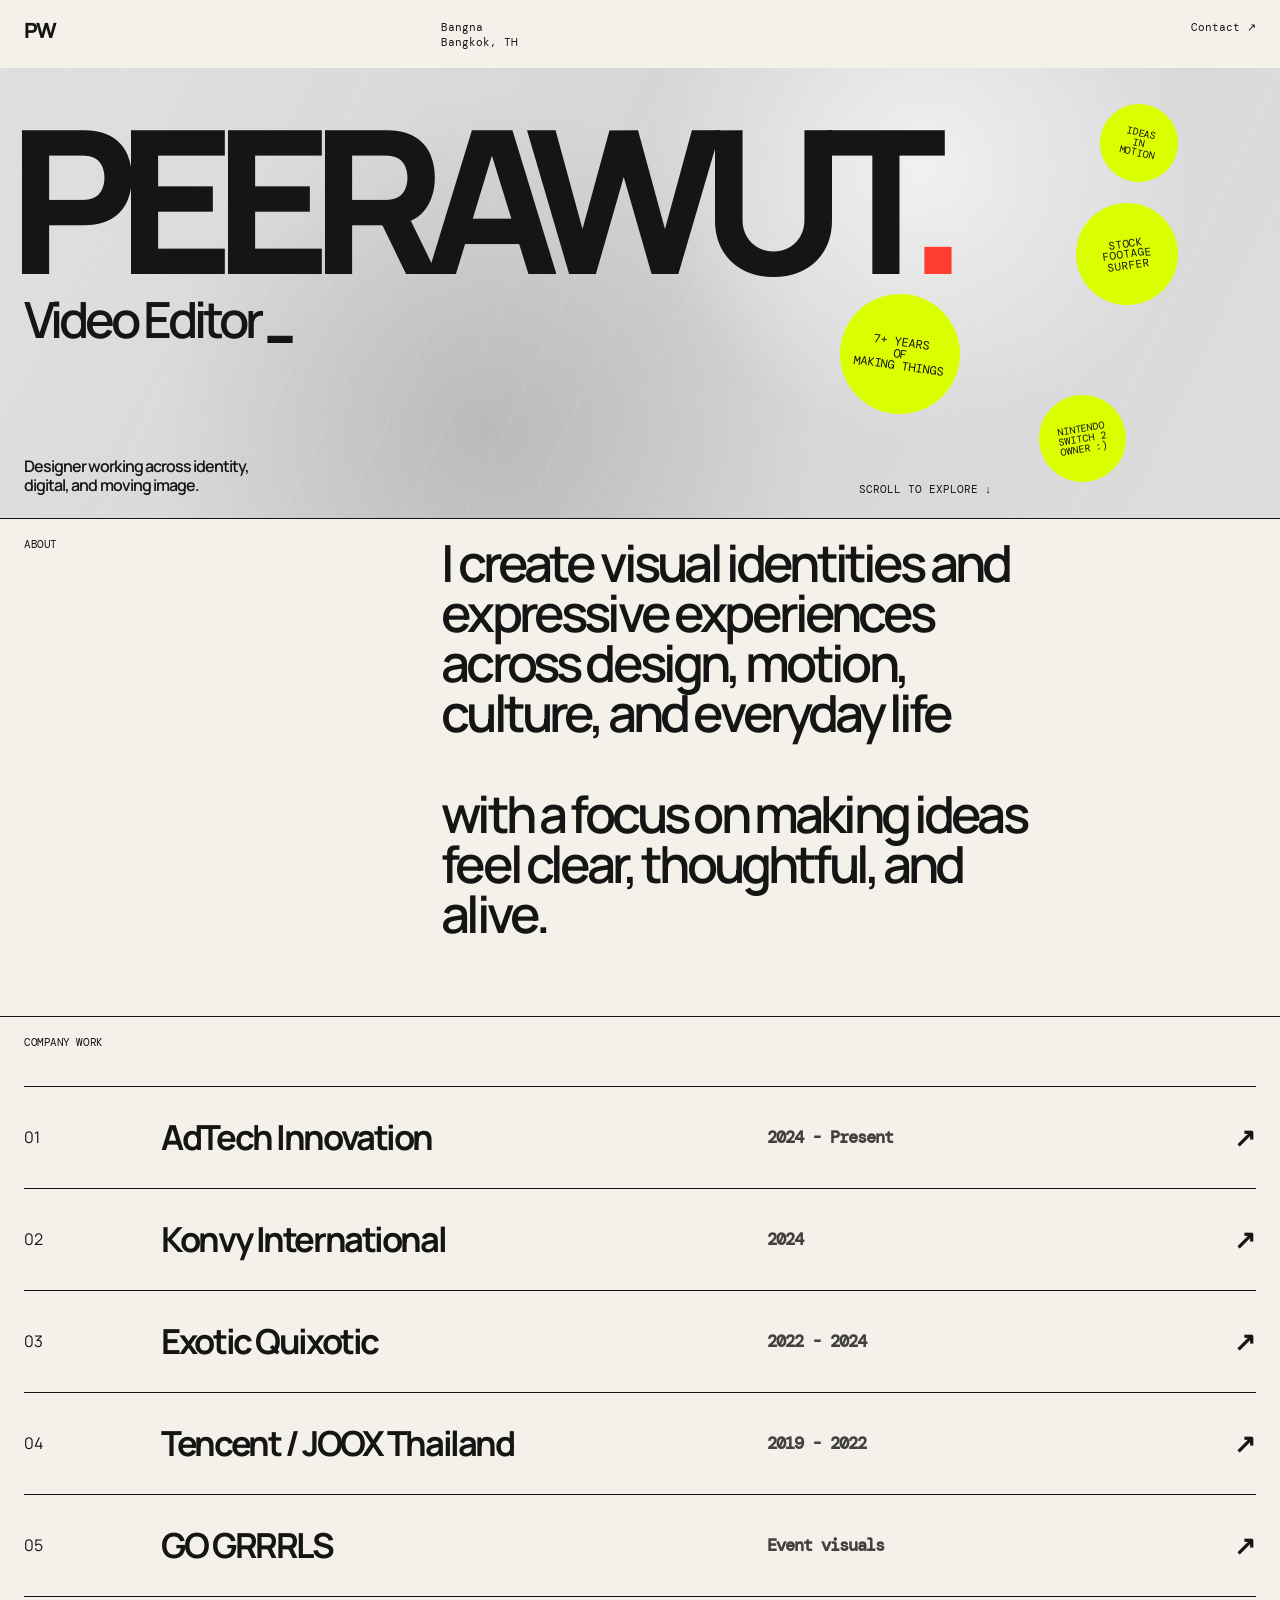
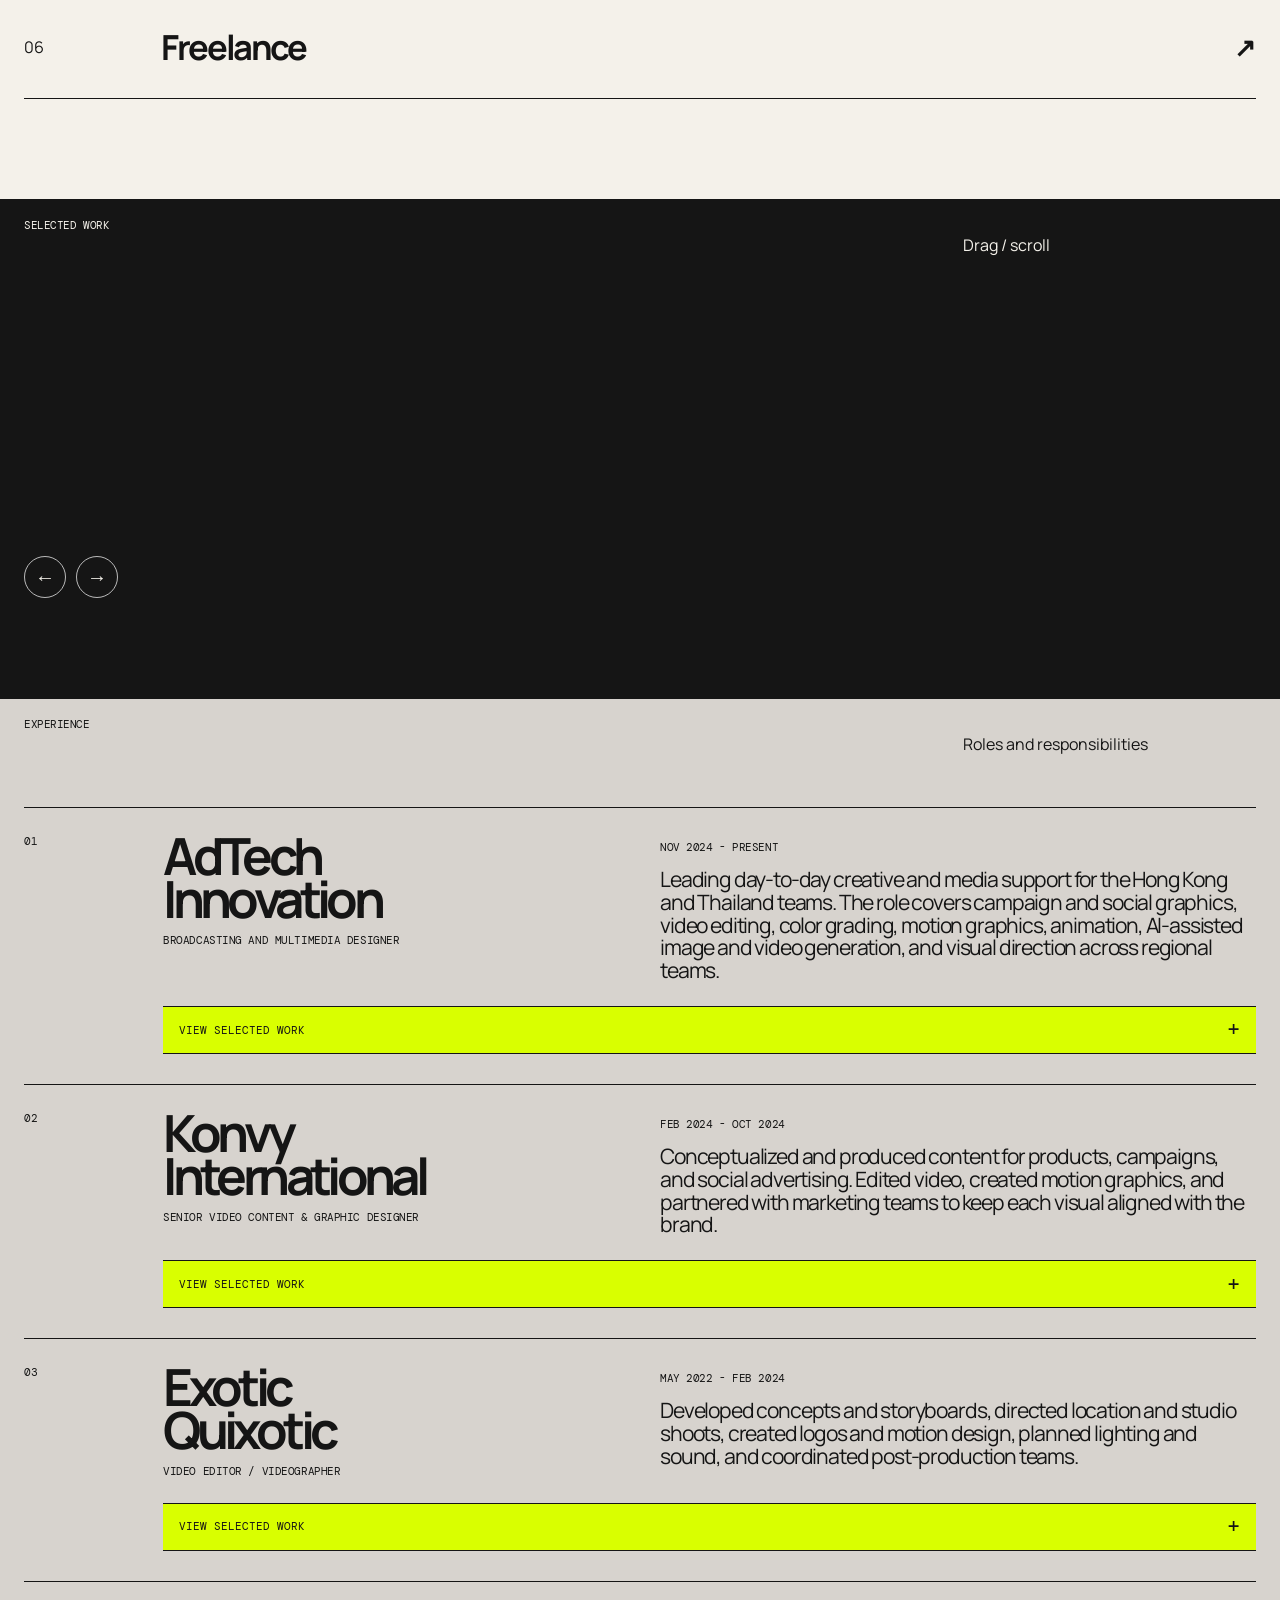
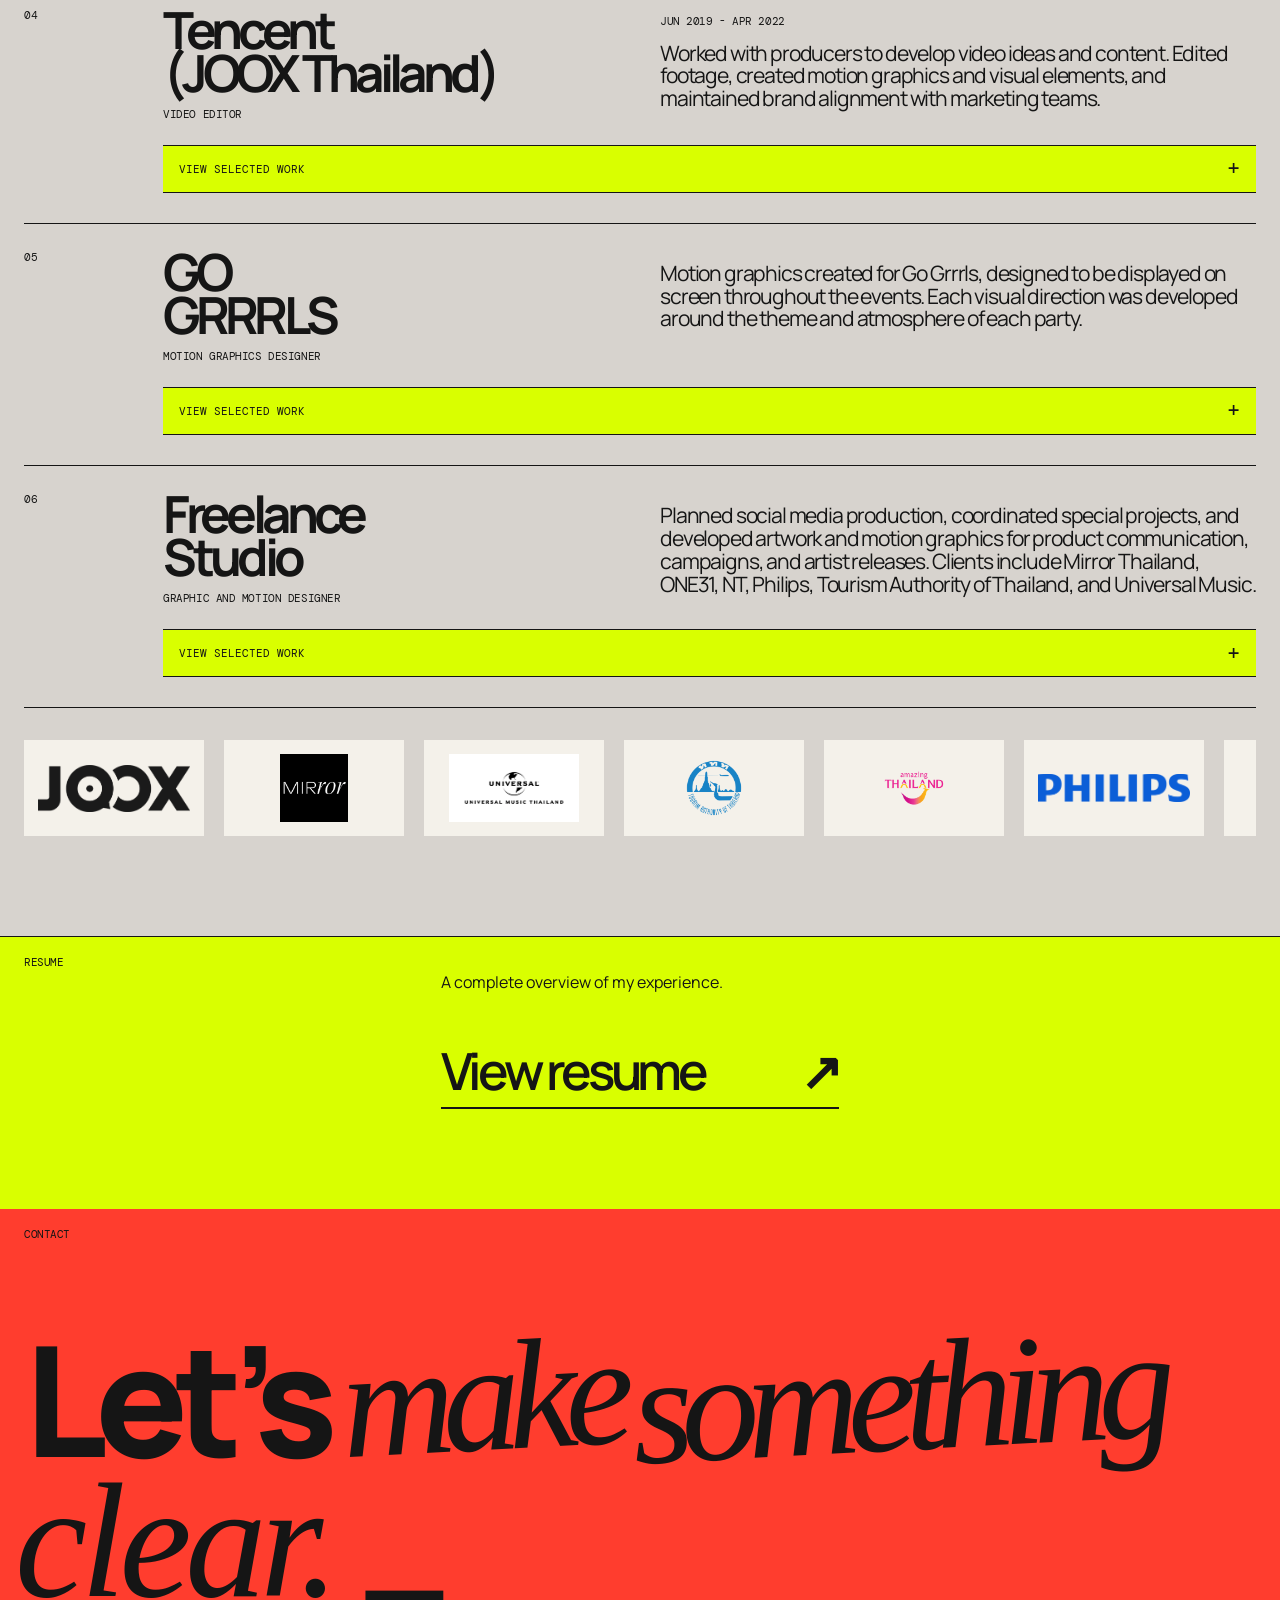
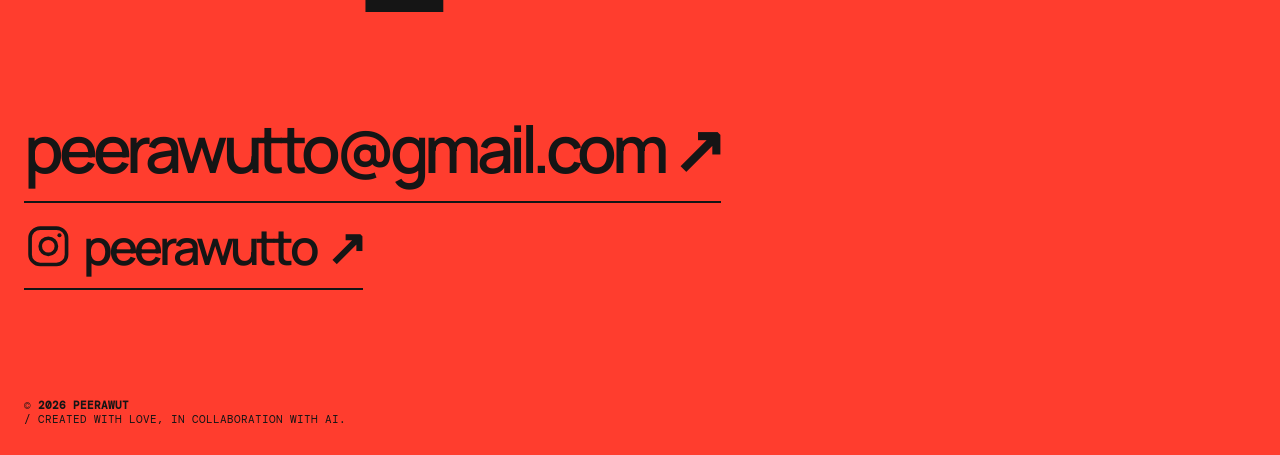
<file: เวอร์ชั่นก่อน/index.html>
<!doctype html>
<html lang="en">
  <head>
    <meta charset="UTF-8" />
    <meta name="viewport" content="width=device-width, initial-scale=1.0" />
    <meta name="description" content="Peerawut - peerawut's portfolio." />
    <title>Peerawut - Designer</title>
    <link rel="icon" type="image/svg+xml" href="favicon.svg?v=2" />
    <link rel="shortcut icon" href="favicon.svg?v=2" />
    <link rel="preconnect" href="https://fonts.googleapis.com" />
    <link rel="preconnect" href="https://fonts.gstatic.com" crossorigin />
    <link href="https://fonts.googleapis.com/css2?family=DM+Mono:wght@400;500&family=Manrope:wght@400;500;600;700;800&display=swap" rel="stylesheet" />
    <link rel="stylesheet" href="styles.css?v=20260829" />
    <style>
      .freelance-logos { margin-top: 2rem; overflow: hidden; }
      .logo-marquee { display: flex; width: max-content; animation: logo-marquee 36s linear infinite; }
      .logo-marquee-group { display: flex; flex: none; align-items: center; gap: 1.25rem; padding-right: 1.25rem; }
      .logo-marquee-item { display: grid; width: 180px; height: 96px; flex: none; place-items: center; padding: 14px; background: #f4f1ea; }
      .logo-marquee-item img { display: block; max-width: 100%; max-height: 68px; width: 100%; height: 100%; object-fit: contain; }
      @keyframes logo-marquee { to { transform: translateX(-50%); } }
      @media (max-width: 700px) { .logo-marquee-group { gap: .75rem; padding-right: .75rem; } .logo-marquee-item { width: 130px; height: 76px; padding: 10px; } .logo-marquee-item img { max-height: 56px; } }
      @media (prefers-reduced-motion: reduce) { .logo-marquee { animation-play-state: paused; } }
    </style>
  </head>
  <body>
    <main>
      <nav class="nav" aria-label="Main navigation"><a class="wordmark" href="#top">PW</a><p>Bangna<br />Bangkok, TH</p><a href="#contact">Contact &#8599;&#xfe0e;</a></nav>
      <header class="hero" id="top" style="background-color: #d8dfdf;">
        <div id="hero-background" class="absolute inset-0 overflow-hidden" aria-hidden="true"></div>
        <div class="hero-title-group"><h1>PEERAWUT<span>.</span></h1><p class="typewriter"><span id="typewriter-text"></span></p></div>
        <div class="hero-foot"><p>Designer working across identity,<br />digital, and moving image.</p><a href="#company-work">Scroll to explore &darr;</a></div><div class="hero-sticker hero-sticker-years" aria-hidden="true">7+ YEARS<br />OF<br />MAKING THINGS</div>
        <div class="hero-sticker hero-sticker-stock" aria-hidden="true">STOCK<br />FOOTAGE<br />SURFER</div>
        <div class="hero-sticker hero-sticker-ideas" aria-hidden="true">IDEAS<br />IN<br />MOTION</div>
        <div class="hero-sticker hero-sticker-switch" aria-hidden="true">NINTENDO<br />SWITCH 2<br />OWNER :)</div>
      </header>

      <section class="about section-rule"><p class="eyebrow">About</p><p>I create visual identities and expressive experiences across design, motion, culture, and everyday life<br />
         <br />with a focus on making ideas feel clear, thoughtful, and alive.</p></section>

      <section class="work" id="selected" hidden>
        <div class="section-heading"><p class="eyebrow">02 / Selected work</p><p>(Scroll / drag)</p></div>
        <div class="project-grid">
          <article class="project kinn"><div>KINN</div><p>Kinn / Brand world <small>Identity, Art direction</small></p></article>
          <article class="project tempo"><div>TEM<br />PO</div><p>Tempo / Culture <small>Campaign, Digital</small></p></article>
          <article class="project aster"><div>ASTER</div><p>Aster / Objects <small>Packaging, Typography</small></p></article>
        </div>
      </section>

      <section class="companies section-rule" id="company-work">
        <div class="section-heading"><p class="eyebrow">Company work</p></div>
        <div class="company-list">
          <a href="#adtech"><span>01</span><strong>AdTech Innovation</strong><em>2024 - Present</em><b>&nearr;&#xfe0e;</b></a>
          <a href="#konvy"><span>02</span><strong>Konvy International</strong><em>2024</em><b>&nearr;&#xfe0e;</b></a>
          <a href="#exotic"><span>03</span><strong>Exotic Quixotic</strong><em>2022 - 2024</em><b>&nearr;&#xfe0e;</b></a>
          <a href="#joox"><span>04</span><strong>Tencent / JOOX Thailand</strong><em>2019 - 2022</em><b>&nearr;&#xfe0e;</b></a>
          <a href="#go-grrrls"><span>05</span><strong>GO GRRRLS</strong><em>Event visuals</em><b>&nearr;&#xfe0e;</b></a>
          <a href="#freelance"><span>06</span><strong>Freelance</strong><em></em><b>&nearr;&#xfe0e;</b></a>
        </div>
      </section>

      <section class="playground section-rule" id="playground">
        <div class="section-heading"><p class="eyebrow">Selected work</p><p>Drag / scroll</p></div>
        <div class="play-grid" aria-label="Selected work gallery"></div>
        <div class="play-controls" aria-label="Selected work navigation">
          <button class="play-arrow play-arrow--prev" type="button" aria-label="Previous work">&#8592;</button>
          <button class="play-arrow play-arrow--next" type="button" aria-label="Next work">&#8594;</button>
        </div>
      </section>

      <section class="experience section-rule" id="experience">
        <div class="section-heading"><p class="eyebrow">Experience</p><p>Roles and responsibilities</p></div>
        <div class="experience-list">
          <article id="adtech"><span>01</span><div><h2>AdTech<br />Innovation</h2><small>Broadcasting and Multimedia Designer</small></div><div><small>Nov 2024 - Present</small><p>Leading day-to-day creative and media support for the Hong Kong and Thailand teams. The role covers campaign and social graphics, video editing, color grading, motion graphics, animation, AI-assisted image and video generation, and visual direction across regional teams.</p></div><div class="media"><iframe loading="lazy" src="https://drive.google.com/file/d/1GPSWD0efvGQcxTmpb70hJUlC2GIOiPxM/preview" title="AdTech video 1" allow="autoplay; fullscreen" allowfullscreen></iframe><iframe loading="lazy" src="https://drive.google.com/file/d/1Fx2ycMuIGagA-EBZtNsiJQ9z2WbdARnc/preview" title="AdTech video 2" allow="autoplay; fullscreen" allowfullscreen></iframe><iframe loading="lazy" src="https://drive.google.com/file/d/1f5ztmFAk_fGSwMSDm_Q5MvlJbebwPdz_/preview" title="AdTech video 3" allow="autoplay; fullscreen" allowfullscreen></iframe><iframe loading="lazy" src="https://drive.google.com/file/d/1fHGi_t_sOahDQR6sPF0kXmk_KIu9Lkd-/preview" title="AdTech video 4" allow="autoplay; fullscreen" allowfullscreen></iframe><iframe loading="lazy" src="https://drive.google.com/file/d/1Lt5R6Jr__iuh6LdqG8wJbd9Pt-mMy68f/preview" title="AdTech video 5" allow="autoplay; fullscreen" allowfullscreen></iframe><iframe loading="lazy" src="https://drive.google.com/file/d/1yBu82awId2KU3i-F1QlLdQOHeP7GqPcl/preview" title="AdTech video 6" allow="autoplay; fullscreen" allowfullscreen></iframe><iframe loading="lazy" src="https://drive.google.com/file/d/1BjJaF185Xy4SQd1gB5QPIkIWcqqwUDVn/preview" title="AdTech video 7" allow="autoplay; fullscreen" allowfullscreen></iframe><iframe loading="lazy" src="https://drive.google.com/file/d/1YVwL4or8Ymg3fuk3JR5_Pm3fO9uoLNCN/preview" title="AdTech video 8" allow="autoplay; fullscreen" allowfullscreen></iframe><iframe loading="lazy" src="https://drive.google.com/file/d/1TuFGyLu0naY-JPB3Qy8U-9flioZo7vD8/preview" title="AdTech video 9" allow="autoplay; fullscreen" allowfullscreen></iframe></div></article>
          <article id="konvy"><span>02</span><div><h2>Konvy<br />International</h2><small>Senior Video Content &amp; Graphic Designer</small></div><div><small>Feb 2024 - Oct 2024</small><p>Conceptualized and produced content for products, campaigns, and social advertising. Edited video, created motion graphics, and partnered with marketing teams to keep each visual aligned with the brand.</p></div><div class="media"><iframe loading="lazy" class="reel" src="https://www.facebook.com/plugins/video.php?href=https%3A%2F%2Fwww.facebook.com%2Freel%2F1553345655232193&amp;width=500&amp;show_text=false&amp;height=889&amp;appId" title="Konvy reel 1" scrolling="no" allow="autoplay; picture-in-picture" allowfullscreen sandbox="allow-same-origin allow-scripts allow-pointer-lock allow-forms allow-popups allow-popups-to-escape-sandbox"></iframe><iframe loading="lazy" class="reel" src="https://www.facebook.com/plugins/video.php?href=https%3A%2F%2Fwww.facebook.com%2Freel%2F1754664718270599&amp;width=500&amp;show_text=false&amp;height=889&amp;appId" title="Konvy reel 2" scrolling="no" allow="autoplay; picture-in-picture" allowfullscreen sandbox="allow-same-origin allow-scripts allow-pointer-lock allow-forms allow-popups allow-popups-to-escape-sandbox"></iframe></div></article>
          <article id="exotic"><span>03</span><div><h2>Exotic<br />Quixotic</h2><small>Video Editor / Videographer</small></div><div><small>May 2022 - Feb 2024</small><p>Developed concepts and storyboards, directed location and studio shoots, created logos and motion design, planned lighting and sound, and coordinated post-production teams.</p></div><div class="media">
            <iframe loading="lazy" src="https://www.youtube.com/embed/ZmtAEsxkQjo?si=0Oxoohv0z9j7R3uL" title="Exotic video 1" allow="accelerometer; autoplay; clipboard-write; encrypted-media; gyroscope; picture-in-picture; web-share" referrerpolicy="strict-origin-when-cross-origin" allowfullscreen></iframe><iframe loading="lazy" src="https://www.youtube.com/embed/g3zcI-dlvhM?si=2QwMmteR60AfKwuR" title="Exotic video 2" allow="accelerometer; autoplay; clipboard-write; encrypted-media; gyroscope; picture-in-picture; web-share" referrerpolicy="strict-origin-when-cross-origin" allowfullscreen></iframe><iframe loading="lazy" src="https://www.youtube.com/embed/V9s8Utag9i8?si=hBql_FXAB5tgt8dl" title="Exotic video 3" allow="accelerometer; autoplay; clipboard-write; encrypted-media; gyroscope; picture-in-picture; web-share" referrerpolicy="strict-origin-when-cross-origin" allowfullscreen></iframe><iframe loading="lazy" src="https://www.youtube.com/embed/xIaDZvJRnlw?si=BnZo66ZZYOrMNLIb" title="Exotic video 4" allow="accelerometer; autoplay; clipboard-write; encrypted-media; gyroscope; picture-in-picture; web-share" referrerpolicy="strict-origin-when-cross-origin" allowfullscreen></iframe><iframe loading="lazy" src="https://www.youtube.com/embed/-byZ-mAo2mM?si=iYF6hE9TamKHqUy6" title="Exotic video 5" allow="accelerometer; autoplay; clipboard-write; encrypted-media; gyroscope; picture-in-picture; web-share" referrerpolicy="strict-origin-when-cross-origin" allowfullscreen></iframe><iframe loading="lazy" src="https://www.youtube.com/embed/fUjNMRmYJlc?si=VRrY5PL-c62IomEl" title="Exotic video 6" allow="accelerometer; autoplay; clipboard-write; encrypted-media; gyroscope; picture-in-picture; web-share" referrerpolicy="strict-origin-when-cross-origin" allowfullscreen></iframe><iframe loading="lazy" src="https://www.youtube.com/embed/MP-WxYpWNl0?si=kFjOf-rHszbR0x_0" title="Exotic video 7" allow="accelerometer; autoplay; clipboard-write; encrypted-media; gyroscope; picture-in-picture; web-share" referrerpolicy="strict-origin-when-cross-origin" allowfullscreen></iframe><iframe loading="lazy" src="https://www.youtube.com/embed/HzbTyFyeN-0?si=MJtqcMFZN3QCxUTl" title="Exotic video 8" allow="accelerometer; autoplay; clipboard-write; encrypted-media; gyroscope; picture-in-picture; web-share" referrerpolicy="strict-origin-when-cross-origin" allowfullscreen></iframe><iframe loading="lazy" src="https://www.youtube.com/embed/GpVw0tf3b-w?si=QhHApz9FulGLUHxl" title="Exotic video 9" allow="accelerometer; autoplay; clipboard-write; encrypted-media; gyroscope; picture-in-picture; web-share" referrerpolicy="strict-origin-when-cross-origin" allowfullscreen></iframe><iframe loading="lazy" src="https://www.youtube.com/embed/r7h3zewO07g?si=WvD9SN1FuJxdfFyE" title="Exotic video 10" allow="accelerometer; autoplay; clipboard-write; encrypted-media; gyroscope; picture-in-picture; web-share" referrerpolicy="strict-origin-when-cross-origin" allowfullscreen></iframe><iframe loading="lazy" src="https://www.youtube.com/embed/V-4jTbld1lM?si=68vTXrjz9cmgxAHv" title="Exotic video 11" allow="accelerometer; autoplay; clipboard-write; encrypted-media; gyroscope; picture-in-picture; web-share" referrerpolicy="strict-origin-when-cross-origin" allowfullscreen></iframe><iframe loading="lazy" src="https://www.youtube.com/embed/ZOj7ZIvGz88?si=sCBNkSSXfoQlgRoN" title="Exotic video 12" allow="accelerometer; autoplay; clipboard-write; encrypted-media; gyroscope; picture-in-picture; web-share" referrerpolicy="strict-origin-when-cross-origin" allowfullscreen></iframe></div></article>
          <article id="joox"><span>04</span><div><h2>Tencent<br />(JOOX Thailand)</h2><small>Video Editor</small></div><div><small>Jun 2019 - Apr 2022</small><p>Worked with producers to develop video ideas and content. Edited footage, created motion graphics and visual elements, and maintained brand alignment with marketing teams.</p></div><div class="media"><iframe loading="lazy" src="https://www.youtube.com/embed/9yq-SVRY7RA?si=3Ok7BXOp_Tslb3vs" title="JOOX video 1" allow="accelerometer; autoplay; clipboard-write; encrypted-media; gyroscope; picture-in-picture; web-share" referrerpolicy="strict-origin-when-cross-origin" allowfullscreen></iframe><iframe loading="lazy" src="https://www.youtube.com/embed/C34bm0Ke2l4?si=ar_bNOz7g2yJeJD2" title="JOOX video 2" allow="accelerometer; autoplay; clipboard-write; encrypted-media; gyroscope; picture-in-picture; web-share" referrerpolicy="strict-origin-when-cross-origin" allowfullscreen></iframe><iframe loading="lazy" src="https://www.youtube.com/embed/6n6OBM5Apgs?si=3kB_0mI2UHEgUqv7" title="JOOX video 3" allow="accelerometer; autoplay; clipboard-write; encrypted-media; gyroscope; picture-in-picture; web-share" referrerpolicy="strict-origin-when-cross-origin" allowfullscreen></iframe><iframe loading="lazy" src="https://www.youtube.com/embed/n1Kxe6YIMv0?si=Qu8ajJpQiqk8DzXA" title="JOOX video 4" allow="accelerometer; autoplay; clipboard-write; encrypted-media; gyroscope; picture-in-picture; web-share" referrerpolicy="strict-origin-when-cross-origin" allowfullscreen></iframe><iframe loading="lazy" src="https://www.youtube.com/embed/svkLbgJCXZA?si=l6qK4JjCgYpW7nfe" title="JOOX video 5" allow="accelerometer; autoplay; clipboard-write; encrypted-media; gyroscope; picture-in-picture; web-share" referrerpolicy="strict-origin-when-cross-origin" allowfullscreen></iframe><iframe loading="lazy" class="portrait" src="https://www.facebook.com/plugins/video.php?height=476&amp;href=https%3A%2F%2Fwww.facebook.com%2Fjooxth%2Fvideos%2F1141603219954187%2F&amp;show_text=false&amp;width=380&amp;t=0" title="JOOX Facebook video 1" scrolling="no" allow="autoplay; picture-in-picture" allowfullscreen sandbox="allow-same-origin allow-scripts allow-pointer-lock allow-forms allow-popups allow-popups-to-escape-sandbox"></iframe><iframe loading="lazy" class="square" src="https://www.facebook.com/plugins/video.php?height=476&amp;href=https%3A%2F%2Fwww.facebook.com%2Fjooxth%2Fvideos%2F4852558431476911%2F&amp;show_text=false&amp;width=476&amp;t=0" title="JOOX Facebook video 2" scrolling="no" allow="autoplay; picture-in-picture" allowfullscreen sandbox="allow-same-origin allow-scripts allow-pointer-lock allow-forms allow-popups allow-popups-to-escape-sandbox"></iframe><iframe loading="lazy" class="vertical" src="https://www.youtube.com/embed/wQB8HIlYmlA?si=9m2_MhDtuar7ohBA" title="JOOX video 6" allow="accelerometer; autoplay; clipboard-write; encrypted-media; gyroscope; picture-in-picture; web-share" referrerpolicy="strict-origin-when-cross-origin" allowfullscreen></iframe></div></article>
          <article id="go-grrrls"><span>05</span><div><h2>GO<br />GRRRLS</h2><small>Motion Graphics Designer</small></div><div><p>Motion graphics created for Go Grrrls, designed to be displayed on screen throughout the events. Each visual direction was developed around the theme and atmosphere of each party.</p></div><div class="media"><iframe loading="lazy" src="https://drive.google.com/file/d/1A4mxfMgI9z0WcgoMs1ORdTVrOAtVF026/preview" title="GO GRRRLS video 1" allow="autoplay; fullscreen" allowfullscreen></iframe><iframe loading="lazy" src="https://drive.google.com/file/d/13WvaDDYiOZGbIOvN1k9RvhPTbPEBlW-z/preview" title="GO GRRRLS video 2" allow="autoplay; fullscreen" allowfullscreen></iframe><iframe loading="lazy" src="https://drive.google.com/file/d/1ySJh1fFeNir9mu7nMTztdvTm72UpiQbK/preview" title="GO GRRRLS video 3" allow="autoplay; fullscreen" allowfullscreen></iframe><iframe loading="lazy" src="https://drive.google.com/file/d/1NYEXWBu2XXa1RRI0rMtkM-AVHi37KCe8/preview" title="GO GRRRLS video 4" allow="autoplay; fullscreen" allowfullscreen></iframe><iframe loading="lazy" src="https://drive.google.com/file/d/19O7AOgjB5H47iQ6iCWXmFXA9R3YoXiAP/preview" title="GO GRRRLS video 5" allow="autoplay; fullscreen" allowfullscreen></iframe><iframe loading="lazy" src="https://drive.google.com/file/d/1MMa1P9hnZT0xiFbNu2Uss_h6xGqlv2EZ/preview" title="GO GRRRLS video 6" allow="autoplay; fullscreen" allowfullscreen></iframe><iframe loading="lazy" src="https://drive.google.com/file/d/1q-YIk5C-LC6MmfyCjG63q6ZekI_0WDGU/preview" title="GO GRRRLS video 7" allow="autoplay; fullscreen" allowfullscreen></iframe><iframe loading="lazy" src="https://drive.google.com/file/d/1qS_Qf1msz0gsresubN4ll3yEjbhgCLGW/preview" title="GO GRRRLS video 8" allow="autoplay; fullscreen" allowfullscreen></iframe></div></article>
          <article id="freelance"><span>06</span><div><h2>Freelance<br />Studio</h2><small>Graphic and Motion Designer</small></div><div><p>Planned social media production, coordinated special projects, and developed artwork and motion graphics for product communication, campaigns, and artist releases. Clients include Mirror Thailand, ONE31, NT, Philips, Tourism Authority of Thailand, and Universal Music.</p></div><div class="media"><iframe loading="lazy" src="https://www.youtube.com/embed/C3OeEGmt2R8" title="Freelance video 1" allow="accelerometer; autoplay; clipboard-write; encrypted-media; gyroscope; picture-in-picture; web-share" referrerpolicy="strict-origin-when-cross-origin" allowfullscreen></iframe><iframe loading="lazy" src="https://www.youtube.com/embed/xQQDlWcrPD4?start=13" title="Freelance video 3" allow="accelerometer; autoplay; clipboard-write; encrypted-media; gyroscope; picture-in-picture; web-share" referrerpolicy="strict-origin-when-cross-origin" allowfullscreen></iframe><iframe loading="lazy" src="https://drive.google.com/file/d/1750gDkgOFzOfIESChkfsvuk6HgGTf3G4/preview" title="Freelance video 4" allow="autoplay; fullscreen" allowfullscreen></iframe><iframe loading="lazy" src="https://drive.google.com/file/d/1cC23R4CDkZIlmk37tvv_WJELBU5m_Cwu/preview" title="Freelance video 5" allow="autoplay; fullscreen" allowfullscreen></iframe><iframe loading="lazy" src="https://drive.google.com/file/d/1Htw5vbWr7qIZB_d51MZimnRySztlYdSy/preview" title="Freelance video 6" allow="autoplay; fullscreen" allowfullscreen></iframe><iframe loading="lazy" class="vertical" src="https://www.youtube.com/embed/Zj5JPkKeCm4" title="Freelance video 2" allow="accelerometer; autoplay; clipboard-write; encrypted-media; gyroscope; picture-in-picture; web-share" referrerpolicy="strict-origin-when-cross-origin" allowfullscreen></iframe></div></article>
            <div class="freelance-logos" aria-label="Selected client logos">
              <div class="logo-marquee">
                <div class="logo-marquee-group">
                  <div class="logo-marquee-item"><img src="Logo_of_JOOX.png" alt="JOOX" /></div>
                  <div class="logo-marquee-item"><img src="mirror.png" alt="Mirror Thailand" /></div>
                  <div class="logo-marquee-item"><img src="Universal TH.webp" alt="Universal Music Thailand" /></div>
                  <div class="logo-marquee-item"><img src="1. Logo_TAT-01.png" alt="Tourism Authority of Thailand" /></div>
                  <div class="logo-marquee-item"><img src="2. Logo_Amazing Thailand-01.png" alt="Amazing Thailand" /></div>
                  <div class="logo-marquee-item"><img src="Philips_logo_new.svg.webp" alt="Philips" /></div>
                  <div class="logo-marquee-item"><img src="NT_Logo.svg.webp" alt="NT" /></div>
                  <div class="logo-marquee-item"><img src="one 31.png" alt="ONE 31" /></div>
                  <div class="logo-marquee-item"><img src="fitflop.png" alt="fitflop" /></div>
                  <div class="logo-marquee-item"><img src="konvy.webp" alt="Konvy" /></div>
                </div>
                <div class="logo-marquee-group" aria-hidden="true">
                  <div class="logo-marquee-item"><img src="Logo_of_JOOX.png" alt="" /></div>
                  <div class="logo-marquee-item"><img src="mirror.png" alt="" /></div>
                  <div class="logo-marquee-item"><img src="Universal TH.webp" alt="" /></div>
                  <div class="logo-marquee-item"><img src="1. Logo_TAT-01.png" alt="" /></div>
                  <div class="logo-marquee-item"><img src="2. Logo_Amazing Thailand-01.png" alt="" /></div>
                  <div class="logo-marquee-item"><img src="Philips_logo_new.svg.webp" alt="" /></div>
                  <div class="logo-marquee-item"><img src="NT_Logo.svg.webp" alt="" /></div>
                  <div class="logo-marquee-item"><img src="one 31.png" alt="" /></div>
                  <div class="logo-marquee-item"><img src="fitflop.png" alt="" /></div>
                  <div class="logo-marquee-item"><img src="konvy.webp" alt="" /></div>
                </div>
              </div>
            </div>
        </div>
      </section>

      <section class="resume section-rule" id="resume">

        <div class="section-heading">
          <p class="eyebrow">Resume</p>
          <p>A complete overview of my experience.</p>
        </div>
        <div class="resume-content">
          <a class="resume-open" href="peerawut_cv.pdf#page=1&view=FitH" target="_blank" rel="noopener" aria-haspopup="dialog" aria-controls="resume-dialog">View resume <span>&nearr;&#xfe0e;</span></a>

        </div>
      </section>

      <div class="resume-dialog" id="resume-dialog" role="dialog" aria-modal="true" aria-label="Peerawut resume preview" hidden>
        <div class="resume-dialog-panel">
          <div class="resume-dialog-bar"><p class="eyebrow">Peerawut / Resume</p><button class="resume-close" type="button" aria-label="Close resume preview">&times;</button></div>
          <iframe loading="lazy" src="peerawut_cv.pdf#page=1&view=FitH" title="Peerawut resume PDF"></iframe>
          <a class="resume-download" href="peerawut_cv.pdf" target="_blank" rel="noopener">Open in a new tab &nearr;&#xfe0e;</a> 
        </div>
      </div>

      <footer id="contact"><p class="eyebrow">Contact</p><h2><span class="footer-typewriter" id="footer-typewriter"></span></h2><div class="contact-links"><a class="mail" href="mailto:peerawutto@gmail.com">peerawutto@gmail.com &#8599;&#xfe0e;</a><a class="instagram-link" href="https://instagram.com/peerawutto" target="_blank" rel="noopener noreferrer"><svg aria-hidden="true" viewBox="0 0 24 24" fill="none" stroke="currentColor" stroke-width="1.8"><rect x="3" y="3" width="18" height="18" rx="5" /><circle cx="12" cy="12" r="4" /><circle cx="17.5" cy="6.5" r="1" fill="currentColor" stroke="none" /></svg><span>peerawutto</span> &#8599;&#xfe0e;</a></div><div><p>&copy; <b>2026 Peerawut</b><br />/ Created with love, in collaboration with AI.</p></div></footer>
      <a class="floating-top" href="#company-work" aria-label="Back to Company work">&uarr;</a>
    </main>
    <script>
      // This script block is intentionally left in place.
      // The following script tags will be added after it.
      const company = document.querySelector('#company-work');
      const topButton = document.querySelector('.floating-top');
      const output = document.querySelector('#typewriter-text');
      const footerTypewriter = document.querySelector('#footer-typewriter');
      const heroVideo = document.querySelector('.hero-video');
      const hero = document.querySelector('.hero');
      const stickers = document.querySelectorAll('.hero-sticker');
      const roles = ['Video Editor', 'Motion Graphic Designer', 'Graphic Designer'];
      let role = 0, character = 0, deleting = false;
      let footerTypewriterStarted = false;
      function type() {
        const text = roles[role];
        character += deleting ? -1 : 1;
        output.textContent = text.slice(0, character);
        let delay = deleting ? 45 : 85;
        if (!deleting && character === text.length) { deleting = true; delay = 2000; }
        if (deleting && character === 0) { deleting = false; role = (role + 1) % roles.length; delay = 350; }
        setTimeout(type, delay);
      }
      function runFooterTypewriter() {
        if (!footerTypewriter || footerTypewriterStarted) return;
        footerTypewriterStarted = true;
        const words = ["Let’s", "make", "something", "clear."];
        const variants = ['variant-serif', 'variant-tilt', 'variant-soft', 'variant-lift'];
        footerTypewriter.innerHTML = '';

        words.forEach((word, index) => {
          const wordNode = document.createElement('span');
          const variant = variants[Math.floor(Math.random() * variants.length)];
          wordNode.textContent = word;
          wordNode.className = `footer-word ${index < words.length - 1 ? 'footer-word--main' : 'footer-word--accent'} ${variant}`;

          footerTypewriter.appendChild(wordNode);

          requestAnimationFrame(() => {
            wordNode.classList.add('is-visible');
            setTimeout(() => {
              wordNode.classList.add('is-final');
              if (index === words.length - 1) {
                footerTypewriter.classList.add('is-complete');
              }
            }, 340 + index * 220);
          });
        });
      }
      function checkFooterTypewriter() {
        const footer = document.querySelector('#contact');
        if (!footer || footerTypewriterStarted) return;
        const rect = footer.getBoundingClientRect();
        const shouldRun = rect.top < window.innerHeight * 0.9 && rect.bottom > 0;
        if (shouldRun) runFooterTypewriter();
      }
      function toggleTopButton() { topButton.classList.toggle('is-visible', scrollY >= company.offsetTop - innerHeight / 2); }
      addEventListener('scroll', () => { toggleTopButton(); checkFooterTypewriter(); }, { passive: true }); addEventListener('resize', () => { toggleTopButton(); checkFooterTypewriter(); }); toggleTopButton(); checkFooterTypewriter(); type();

      if (heroVideo) {
        heroVideo.muted = true;
        heroVideo.play().catch(() => {});
      }

      stickers.forEach((sticker) => {
        sticker.addEventListener('pointerdown', (event) => {
          const rect = sticker.getBoundingClientRect();
          sticker.classList.add('is-dragging');
          sticker.setPointerCapture(event.pointerId);
          sticker.dataset.offsetX = event.clientX - rect.left;
          sticker.dataset.offsetY = event.clientY - rect.top;
        });
        sticker.addEventListener('pointermove', (event) => {
          if (!sticker.classList.contains('is-dragging')) return;
          const heroRect = hero.getBoundingClientRect();
          const rect = sticker.getBoundingClientRect();
          const left = Math.min(Math.max(event.clientX - heroRect.left - Number(sticker.dataset.offsetX), 0), heroRect.width - rect.width);
          const top = Math.min(Math.max(event.clientY - heroRect.top - Number(sticker.dataset.offsetY), 0), heroRect.height - rect.height);
          sticker.style.left = `${left}px`;
          sticker.style.top = `${top}px`;
          sticker.style.right = 'auto';
          sticker.style.bottom = 'auto';
        });
        ['pointerup', 'pointercancel'].forEach((eventName) => sticker.addEventListener(eventName, () => sticker.classList.remove('is-dragging')));
      });

      const slider = document.querySelector('.play-grid');
      const isMobile = window.matchMedia('(max-width: 768px)').matches;
      
      if (slider) {
        const sourceFrames = [...document.querySelectorAll('.experience .media iframe')];
        // Reduce number of iframes on mobile
        const frameCount = isMobile ? 4 : 8;
        const shuffledFrames = [...sourceFrames].sort(() => Math.random() - 0.5).slice(0, frameCount);

        // Lazy load iframes using Intersection Observer
        const iframeElements = [];
        shuffledFrames.forEach((frame) => {
          const clone = frame.cloneNode(true);
          clone.setAttribute('allowfullscreen', 'true');
          clone.style.setProperty('background', 'transparent', 'important');
          clone.style.setProperty('border', '0', 'important');
          clone.style.setProperty('padding', '0', 'important');
          clone.style.setProperty('outline', 'none', 'important');
          clone.style.setProperty('margin', '0', 'important');
          clone.style.setProperty('display', 'block', 'important');
          clone.style.setProperty('width', '360px', 'important');
          clone.style.setProperty('height', '220px', 'important');
          clone.style.setProperty('min-height', '220px', 'important');
          
          // Remove src initially for lazy loading
          const src = clone.getAttribute('src');
          clone.removeAttribute('src');
          clone.dataset.src = src;
          clone.setAttribute('loading', 'lazy');
          
          const title = clone.getAttribute('title') || 'Playground video';
          clone.setAttribute('title', `${title} - Playground`);
          slider.appendChild(clone);
          iframeElements.push(clone);
        });

        // Observe iframes and load when visible
        const observer = new IntersectionObserver((entries) => {
          entries.forEach((entry) => {
            if (entry.isIntersecting && entry.target.dataset.src && !entry.target.getAttribute('src')) {
              entry.target.setAttribute('src', entry.target.dataset.src);
              observer.unobserve(entry.target);
            }
          });
        }, { rootMargin: '50px' });

        iframeElements.forEach((el) => observer.observe(el));

        const getStepSize = () => {
          const firstCard = slider.querySelector('iframe');
          const gap = parseFloat(getComputedStyle(slider).gap || '20');
          return firstCard ? firstCard.getBoundingClientRect().width + gap : 380;
        };

        const snapToNearestCard = () => {
          const step = getStepSize();
          const nextIndex = Math.round(slider.scrollLeft / step);
          const targetLeft = nextIndex * step;
          slider.scrollTo({ left: targetLeft, behavior: 'auto' });
        };

        const moveSelectedWork = (direction) => {
          const step = getStepSize();
          const nextIndex = Math.round(slider.scrollLeft / step) + direction;
          slider.scrollTo({ left: nextIndex * step, behavior: 'smooth' });
        };

        document.querySelectorAll('.play-arrow').forEach((arrow) => {
          arrow.addEventListener('click', () => {
            const direction = arrow.classList.contains('play-arrow--prev') ? -1 : 1;
            moveSelectedWork(direction);
          });
        });

        // Keep wheel scrolling predictable so the gallery doesn't skip cards
        slider.addEventListener('wheel', (event) => {
          if (Math.abs(event.deltaY) < 4 && Math.abs(event.deltaX) < 4) return;
          event.preventDefault();
          const horizontalDelta = Math.abs(event.deltaY) > Math.abs(event.deltaX) ? event.deltaY : event.deltaX;
          const step = Math.min(Math.abs(horizontalDelta), 180) * Math.sign(horizontalDelta || event.deltaY || event.deltaX);
          slider.scrollBy({ left: step, behavior: 'auto' });
          requestAnimationFrame(snapToNearestCard);
        }, { passive: false });

        // Only add drag listeners on desktop
        if (!isMobile) {
          let isDragging = false;
          let startX = 0;
          let startScroll = 0;
          slider.addEventListener('pointerdown', (event) => {
            isDragging = true;
            startX = event.clientX;
            startScroll = slider.scrollLeft;
            slider.setPointerCapture(event.pointerId);
            slider.classList.add('is-dragging');
          }, { passive: false });
          slider.addEventListener('pointermove', (event) => {
            if (!isDragging) return;
            slider.scrollLeft = startScroll - (event.clientX - startX);
          }, { passive: true });
          ['pointerup', 'pointercancel'].forEach((eventName) => slider.addEventListener(eventName, () => {
            isDragging = false;
            slider.classList.remove('is-dragging');
            requestAnimationFrame(snapToNearestCard);
          }));
        }
      }

      document.querySelectorAll('.experience article .media').forEach((media) => {
        const details = document.createElement('details');
        const summary = document.createElement('summary');
        details.className = 'work-samples';
        summary.innerHTML = '<span>View selected work</span>';
        media.parentNode.insertBefore(details, media);
        details.append(summary, media);

        // Lazy load iframes in experience section
        const iframes = media.querySelectorAll('iframe');
        iframes.forEach((iframe) => {
          const src = iframe.getAttribute('src');
          iframe.removeAttribute('src');
          iframe.dataset.src = src;

          // Load iframe when details are opened
          details.addEventListener('toggle', () => {
            if (details.open && iframe.dataset.src && !iframe.getAttribute('src')) {
              iframe.setAttribute('src', iframe.dataset.src);
            }
          });

          // Also use Intersection Observer for fallback
          const observer = new IntersectionObserver((entries) => {
            if (entries[0].isIntersecting && iframe.dataset.src && !iframe.getAttribute('src')) {
              iframe.setAttribute('src', iframe.dataset.src);
              observer.unobserve(iframe);
            }
          }, { rootMargin: '100px' });
          observer.observe(iframe);
        });
      });

      const resumeDialog = document.querySelector('#resume-dialog');
      const resumeOpen = document.querySelector('.resume-open');
      const resumeClose = document.querySelector('.resume-close');
      const closeResume = () => { resumeDialog.hidden = true; };
      resumeOpen?.addEventListener('click', (event) => {
        if (matchMedia('(max-width: 700px)').matches) return;
        event.preventDefault();
        resumeDialog.hidden = false;
      });
      resumeClose?.addEventListener('click', closeResume);
      resumeDialog?.addEventListener('click', (event) => {
        if (event.target === resumeDialog) closeResume();
      });
      addEventListener('keydown', (event) => { if (event.key === 'Escape' && !resumeDialog.hidden) closeResume(); });
    </script>
    <script type="module" src="background.js"></script>
  </body>
</html>
</file>
<file: เวอร์ชั่นก่อน/styles.css>
:root { --ink: #151515; --paper: #f4f1ea; --acid: #d9ff00; --red: #ff3d2e; --blue: #1d43ff; }
* { box-sizing: border-box; }
html { scroll-behavior: smooth; }
body { margin: 0; background: var(--paper); color: var(--ink); font-family: Manrope, sans-serif; }
a { color: inherit; text-decoration: none; }
main { overflow: hidden; }
.absolute { position: absolute; }
.inset-0 { inset: 0; }
.overflow-hidden { overflow: hidden; }
.nav, .section-heading, .hero-foot, .about { display: grid; grid-template-columns: repeat(12, 1fr); gap: 20px; }
.eyebrow, small, em { margin: 0; font: 11px/1.35 "DM Mono", monospace; letter-spacing: -0.04em; text-transform: uppercase; }
.nav { padding: 20px 24px 18px; font: 11px/1.35 "DM Mono", monospace; }
.nav p { grid-column: span 4; margin: 0; }
.wordmark { grid-column: span 4; font: 800 21px/1 Manrope, sans-serif; letter-spacing: -0.1em; }
.nav > a:last-child { grid-column: 12; text-align: right; }
.hero { position: relative; display: flex; min-height: 50svh; padding: 56px 24px 22px; flex-direction: column; justify-content: space-between; isolation: isolate; overflow: hidden; }
#hero-background { z-index: 0; filter: grayscale(1); background: radial-gradient(circle at 72% 22%, rgba(242, 246, 241, .86), transparent 28%), radial-gradient(circle at 38% 80%, rgba(226, 165, 96, .68), transparent 38%), linear-gradient(118deg, #d8dfdf 12%, #bddbd6 52%, #d8dfdf 100%); }
#hero-background::after { position: absolute; inset: -30%; content: ""; background: repeating-linear-gradient(115deg, transparent 0 24px, rgba(255, 255, 255, .14) 25px 26px, transparent 27px 55px); opacity: .42; animation: hero-drift 18s linear infinite; }
.hero-video { position: absolute; inset: 0; z-index: 0; display: block; width: 100%; height: 100%; object-fit: cover; filter: saturate(.8) contrast(1.1); pointer-events: none; }
.hero > :not(.hero-video):not(.hero-sticker):not(#hero-background) { position: relative; z-index: 2; }
.hero-sticker { position: absolute; z-index: 3; display: grid; width: 78px; height: 78px; place-items: center; border-radius: 50%; background: var(--acid); font: 10px/1 "DM Mono", monospace; text-align: center; cursor: grab; touch-action: none; user-select: none; --initial-rotation: 13deg; transform: rotate(var(--initial-rotation)); animation: wobble 6s ease-in-out infinite; }
.hero-sticker.is-dragging { cursor: grabbing; animation: none; }
.hero-sticker-ideas { top: 8%; right: 8%; }
.hero-sticker-years { right: 25%; bottom: 23%; width: 120px; height: 120px; font-size: 12px; --initial-rotation: 8deg; animation-delay: -1s; }
.hero-sticker-stock { top: 30%; right: 8%; width: 102px; height: 102px; font-size: 11px; --initial-rotation: -8deg; animation-delay: -4s; }
.hero-sticker-switch { right: 12%; bottom: 8%; width: 87px; height: 87px; --initial-rotation: -9deg; animation-delay: -2s; }
.hero h1 { margin: 0 0 0 -0.08em; font-size: clamp(70px, 15.6vw, 285px); font-weight: 800; letter-spacing: -0.105em; line-height: 0.74; white-space: nowrap; }
.hero h1 span { color: var(--red); }
.typewriter { min-height: 1.05em; margin: clamp(14px, 2vw, 28px) 0 0; font-size: clamp(20px, 3.9vw, 71px); font-weight: 600; letter-spacing: -0.08em; line-height: 0.9; }
.typewriter span::after { content: "_"; margin-left: 0.08em; font-family: "DM Mono", monospace; animation: blink 0.8s steps(1) infinite; }
.footer-typewriter { display: inline-flex; flex-wrap: wrap; gap: 0.12em; min-width: 1ch; align-items: baseline; font-family: Manrope, sans-serif; }
.footer-word { display: inline-block; opacity: 0; transform: translateY(14px) rotate(3deg) scale(.96); transition: opacity 0.28s ease, transform 0.38s ease, font-family 0.38s ease, font-style 0.38s ease, font-weight 0.38s ease, letter-spacing 0.38s ease; }
.footer-word.is-visible { opacity: 1; transform: translateY(0) rotate(0) scale(1); }
.footer-word.variant-serif { font-family: Georgia, serif; font-style: italic; font-weight: 400; }
.footer-word.variant-tilt { transform: translateY(-8px) rotate(-3deg) scale(1.02); font-family: Georgia, serif; font-style: italic; font-weight: 400; }
.footer-word.variant-soft { transform: translateY(8px) rotate(2deg) scale(.98); font-family: Manrope, sans-serif; font-weight: 700; }
.footer-word.variant-lift { transform: translateY(-4px) scale(1.06); font-family: Georgia, serif; font-style: italic; font-weight: 400; }
.footer-word--main { font-weight: 800; letter-spacing: -0.08em; }
.footer-word--accent { font-family: Georgia, serif; font-style: italic; font-weight: 400; letter-spacing: -0.04em; }
.footer-word.is-final { opacity: 1; transform: translateY(0) rotate(0) scale(1); font-family: Manrope, sans-serif; font-style: normal; font-weight: 800; letter-spacing: -0.08em; }
.footer-word--accent.is-final { font-family: Georgia, serif; font-style: italic; font-weight: 400; letter-spacing: -0.04em; }
.footer-typewriter::after { content: "_"; margin-left: 0.08em; font-family: "DM Mono", monospace; animation: blink 0.8s steps(1) infinite; }
.footer-typewriter.is-complete::after { display: none; }
.hero-foot { align-items: end; }
.hero-foot p { grid-column: span 4; margin: 0; font-size: 16px; font-weight: 600; letter-spacing: -0.06em; line-height: 1.22; }
.hero-foot a { grid-column: 9 / span 4; font: 11px "DM Mono", monospace; text-transform: uppercase; }
.section-rule { border-top: 1px solid var(--ink); }
.about { padding: 18px 24px 78px; }
.about .eyebrow { grid-column: span 3; }
.about > p:not(.eyebrow) { grid-column: 5 / span 6; margin: 0; font-size: clamp(27px, 4vw, 58px); font-weight: 600; letter-spacing: -0.075em; line-height: 0.98; }
.about > small { grid-column: 11 / span 2; align-self: end; }
.work, .companies, .playground, .experience { padding: 18px 24px 100px; }
.section-heading { margin-bottom: 36px; }
.section-heading > p:first-child { grid-column: span 5; }
.section-heading > p:last-child { grid-column: 10 / span 3; }
.companies .section-heading > p:first-child { grid-column: 1 / -1; text-align: left; }
.project-grid { display: grid; grid-template-columns: repeat(12, 1fr); gap: 48px 20px; }
.project { position: relative; min-height: 200px; }
.project div { display: grid; min-height: clamp(300px, 45vw, 660px); place-items: center; font-size: clamp(60px, 13vw, 200px); font-weight: 800; letter-spacing: -0.12em; }
.project p { display: flex; margin: 10px 0 0; justify-content: space-between; font-size: 14px; letter-spacing: -0.06em; }
.project p small { font-size: 10px; }
.kinn { grid-column: span 8; }.kinn div { background: var(--red); transform: rotate(-8deg); }
.tempo { grid-column: 9 / span 4; margin-top: 140px; }.tempo div { min-height: clamp(400px, 51vw, 690px); place-items: start; padding: 20px; background: var(--blue); color: var(--paper); line-height: 0.77; }
.aster { grid-column: 3 / span 5; }.aster div { min-height: 0; aspect-ratio: 1.36; background: #d7d3ce; font-size: clamp(28px, 5.3vw, 74px); }
.company-list, .experience-list { border-top: 1px solid var(--ink); }
.company-list a { display: grid; min-height: 102px; grid-template-columns: 1fr 5fr 3fr 1fr; align-items: center; gap: 20px; border-bottom: 1px solid var(--ink); transition: padding 0.3s ease, background 0.3s ease; }
.company-list a:hover { padding: 0 16px; background: var(--acid); }
.company-list strong { font-size: clamp(20px, 2.7vw, 38px); letter-spacing: -0.07em; line-height: 0.95; }
.company-list em { font-size: clamp(13px, 1.35vw, 20px); font-weight: 600; letter-spacing: -0.06em; text-transform: none; color: rgba(21, 21, 21, .8); }
.company-list b { text-align: right; font-size: 26px; }
.playground { background: var(--ink); color: var(--paper); }
.play-grid { display: flex; gap: 20px; padding-bottom: 20px; overflow-x: auto; overscroll-behavior-x: contain; scroll-snap-type: x proximity; scroll-behavior: auto; touch-action: pan-y; cursor: grab; }
.play-grid.is-dragging { cursor: grabbing; user-select: none; }
.play-grid > iframe { display: block; flex: 0 0 360px; width: 360px; height: 220px; min-height: 220px; margin: 0; padding: 0; border: 0; background: transparent; scroll-snap-align: start; }
.play-controls { display: flex; justify-content: flex-start; gap: 10px; margin-top: 8px; }
.play-arrow { display: grid; width: 42px; height: 42px; place-items: center; border: 1px solid rgba(255, 255, 255, .7); border-radius: 50%; background: transparent; color: var(--paper); font: 20px/1 "DM Mono", monospace; cursor: pointer; transition: transform 0.2s ease, background 0.2s ease, border-color 0.2s ease, color 0.2s ease; }
.play-arrow:hover, .play-arrow:focus-visible { background: var(--acid); color: var(--ink); border-color: var(--acid); transform: translateY(-1px); }
.play-arrow:active { background: var(--acid); color: var(--ink); border-color: var(--acid); transform: translateY(0); }
.experience { background: #d7d3ce; }
.experience article { display: grid; padding: 26px 0 30px; grid-template-columns: 1fr 4fr 5fr; gap: 20px; border-bottom: 1px solid var(--ink); scroll-margin-top: 24px; }
.experience article > span, .experience article > div > small { font: 11px/1.3 "DM Mono", monospace; text-transform: uppercase; }
.experience h2 { margin: 0; font-size: clamp(30px, 4vw, 58px); letter-spacing: -0.09em; line-height: 0.84; }
.experience h2 + small { display: block; margin-top: 13px; }
.experience article > div > p { margin: 12px 0 0; font-size: clamp(17px, 1.65vw, 23px); letter-spacing: -0.055em; line-height: 1.08; }
.media { display: grid; grid-column: 2 / -1; grid-template-columns: repeat(12, 1fr); gap: 12px; margin-top: 4px; }
.media iframe { width: 100%; aspect-ratio: 16 / 9; grid-column: span 6; border: 0; background: var(--ink); }
.media .reel { aspect-ratio: 500 / 889; grid-column: span 4; }.media .portrait { aspect-ratio: 380 / 476; grid-column: span 4; }.media .square { aspect-ratio: 1; grid-column: span 4; }.media .vertical { aspect-ratio: 315 / 560; grid-column: span 3; }
#joox .media iframe:nth-child(1), #joox .media iframe:nth-child(2), #joox .media iframe:nth-child(3), #joox .media iframe:nth-child(4), #joox .media iframe:nth-child(5) { grid-column: span 6; }
#joox .media iframe:nth-child(6), #joox .media iframe:nth-child(7), #joox .media iframe:nth-child(8) { grid-column: span 4; }
.work-samples { grid-column: 2 / -1; margin-top: 4px; }.work-samples summary { display: flex; min-height: 48px; align-items: center; justify-content: space-between; gap: 16px; padding: 12px 16px; border-top: 1px solid var(--ink); border-bottom: 1px solid var(--ink); background: #d9ff00; font: 11px/1.3 "DM Mono", monospace; text-transform: uppercase; cursor: pointer; list-style: none; }.work-samples summary::-webkit-details-marker { display: none; }.work-samples summary::after { content: "+"; font-size: 22px; line-height: .7; }.work-samples[open] summary::after { content: "−"; }.work-samples .media { grid-column: auto; margin-top: 12px; }
#freelance .media iframe:nth-child(5) { width: 100%; aspect-ratio: 16 / 9; grid-column: 1 / -1; }
#freelance .media iframe:nth-child(6) { width: 100%; aspect-ratio: 8 / 9; grid-column: span 3; }
footer { display: flex; min-height: 94svh; padding: 18px 24px; flex-direction: column; justify-content: space-between; background: var(--red); }
footer h2 { margin: 0; font-size: clamp(62px, 12vw, 190px); letter-spacing: -0.115em; line-height: 0.79; } footer h2 i { font-family: Georgia, serif; font-weight: 400; }
.contact-links { display: flex; flex-direction: column; align-items: flex-start; gap: 10px; }
.mail { align-self: flex-start; padding-bottom: 8px; border-bottom: 2px solid var(--ink); font-size: clamp(28px, 5.1vw, 74px); font-weight: 600; letter-spacing: -0.08em; } .instagram-link { display: inline-flex; align-items: center; align-self: flex-start; gap: 10px; padding-bottom: 8px; border-bottom: 2px solid var(--ink); font-size: clamp(24px, 3.8vw, 56px); font-weight: 600; letter-spacing: -0.08em; } .instagram-link svg { width: 1em; height: 1em; flex: none; transform: translateY(0); } footer > div:last-child { display: flex; justify-content: space-between; gap: 20px; font: 11px "DM Mono", monospace; text-transform: uppercase; }
.floating-top { position: fixed; right: 22px; bottom: 22px; z-index: 10; display: grid; width: 58px; height: 58px; place-items: center; border: 1px solid var(--ink); border-radius: 50%; background: var(--acid); font: 31px/1 "DM Mono", monospace; opacity: 0; pointer-events: none; transform: translateY(12px); transition: opacity 0.28s ease, transform 0.28s ease, background 0.2s ease; }.floating-top.is-visible { opacity: 1; pointer-events: auto; transform: translateY(0); }.floating-top:hover { background: var(--paper); transform: translateY(-4px); }

.resume { padding: 18px 24px 100px; background: var(--acid); }
.resume .section-heading > p:first-child { grid-column: span 4; }
.resume .section-heading > p:last-child { grid-column: 5 / span 4; }
.resume-content { display: grid; grid-template-columns: repeat(12, 1fr); gap: 20px; align-items: end; }
.resume-open { grid-column: 5 / span 4; border: 0; border-bottom: 2px solid var(--ink); padding: 0 0 10px; background: transparent; color: var(--ink); font: 600 clamp(27px, 4vw, 58px)/1 Manrope, sans-serif; letter-spacing: -.08em; text-align: left; cursor: pointer; }
.resume-open span { float: right; }
.resume-dialog { position: fixed; inset: 0; z-index: 100; display: grid; place-items: center; padding: 24px; background: rgba(21, 21, 21, .72); backdrop-filter: blur(5px); }
.resume-dialog[hidden] { display: none; }
.resume-dialog-panel { width: min(1100px, 100%); height: min(88svh, 900px); border: 1px solid var(--ink); background: var(--paper); color: var(--ink); }
.resume-dialog-bar { display: flex; height: 58px; align-items: center; justify-content: space-between; padding: 0 18px; border-bottom: 1px solid var(--ink); }
.resume-dialog-bar button { width: 34px; height: 34px; border: 1px solid var(--ink); border-radius: 50%; background: transparent; font-size: 28px; line-height: 1; cursor: pointer; }
.resume-dialog iframe { display: block; width: 100%; height: calc(100% - 106px); border: 0; background: #fff; }
.resume-download { display: block; height: 48px; padding: 14px 18px; border-top: 1px solid var(--ink); font: 11px "DM Mono", monospace; text-transform: uppercase; }
@keyframes wobble { 50% { transform: rotate(calc(var(--initial-rotation) - 20deg)) translateY(-9px); } } @keyframes blink { 50% { opacity: 0; } } @keyframes hero-drift { to { transform: translate3d(7%, -4%, 0); } }
@media (max-width: 700px) {
  .nav, .section-heading, .hero-foot, .about { grid-template-columns: repeat(6, 1fr); gap: 12px; }.nav { padding: 14px 16px; }.language-toggle { top: 12px; right: 16px; }.wordmark { grid-column: span 2; }.nav p { grid-column: span 3; }.nav > a:last-child { grid-column: 6; }
  .hero { min-height: 73svh; padding: 35px 16px 16px; }.hero h1 { font-size: 18.1vw; }.typewriter { margin-top: 14px; font-size: max(18px, 4.525vw); }.hero-foot p { grid-column: span 4; font-size: 14px; }.hero-foot a { grid-column: 5 / span 2; font-size: 9px; }.hero-sticker { width: 80px; height: 80px; font-size: 9px; }.hero-sticker-ideas { top: 24%; right: 5%; }.hero-sticker-years { top: 20%; right: 50%; width: 100px; height: 100px; font-size: 11px; }.hero-sticker-stock { right: 26%; bottom: 25%; top: auto; width: 80px; height: 80px; font-size: 10px; }.hero-sticker-switch { right: 5%; bottom: 14%; width: 66px; height: 66px; font-size: 8px; }
  .about, .work, .companies, .playground { padding-right: 16px; padding-left: 16px; }.about { padding-bottom: 58px; }.about .eyebrow { grid-column: span 2; }.about > p:not(.eyebrow) { grid-column: 3 / span 4; font-size: 27px; }.about > small { display: none; }.section-heading { margin-bottom: 22px; }.section-heading > p:first-child { grid-column: span 3; }.section-heading > p:last-child { grid-column: 4 / span 3; text-align: right; }
  .project-grid { grid-template-columns: repeat(6, 1fr); gap: 35px 12px; }.kinn { grid-column: span 6; }.tempo { grid-column: 4 / span 3; margin-top: 20px; }.aster { grid-column: span 4; }.project div { min-height: 60vw; }.tempo div { min-height: 72vw; }
  .company-list a { min-height: 82px; padding: 16px 0; grid-template-columns: 30px 1fr 28px; gap: 4px 8px; }.company-list span { grid-row: 1 / span 2; align-self: center; }.company-list strong { grid-column: 2; grid-row: 1; align-self: end; font-size: 21px; }.company-list em { display: block; grid-column: 2; grid-row: 2; align-self: start; color: rgba(21, 21, 21, .6); }.company-list b { grid-column: 3; grid-row: 1 / span 2; align-self: center; }.play-grid { gap: 12px; }.play-grid > div { min-height: 320px; flex-basis: 280px; font-size: 34px; }
  .experience { padding: 16px 16px 72px; }.experience article { padding: 20px 0 24px; grid-template-columns: 28px 1fr; gap: 10px; }.experience h2 { font-size: 36px; }.experience article > div:nth-child(3) { grid-column: 2; margin-top: 6px; }.experience article > div > p { font-size: 17px; }.media { grid-column: 2; grid-template-columns: repeat(2, 1fr); gap: 8px; }.media iframe { grid-column: span 2; }.media .reel, .media .portrait, .media .square, .media .vertical { grid-column: span 1; }

  .resume { padding: 16px 16px 72px; }
  .resume .section-heading > p:first-child { grid-column: span 2; }
  .resume .section-heading > p:last-child { grid-column: 3 / span 4; text-align: left; }
  .resume-content { grid-template-columns: repeat(6, 1fr); gap: 28px 12px; }
  .resume-open { grid-column: 3 / span 4; font-size: 27px; }
  .resume-dialog { padding: 12px; }
  .resume-dialog-panel { width: 100%; height: 88svh; }
  .resume-dialog-bar { height: 52px; padding: 0 12px; }
  .resume-dialog iframe { height: calc(100% - 100px); }
  .resume-download { height: 48px; padding: 14px 12px; }
  footer { min-height: 75svh; padding: 16px; } footer > div:last-child { display: block; } footer > div:last-child p + p { margin-top: 10px; }.floating-top { right: 16px; bottom: 16px; width: 48px; height: 48px; font-size: 26px; }
}
</file>
